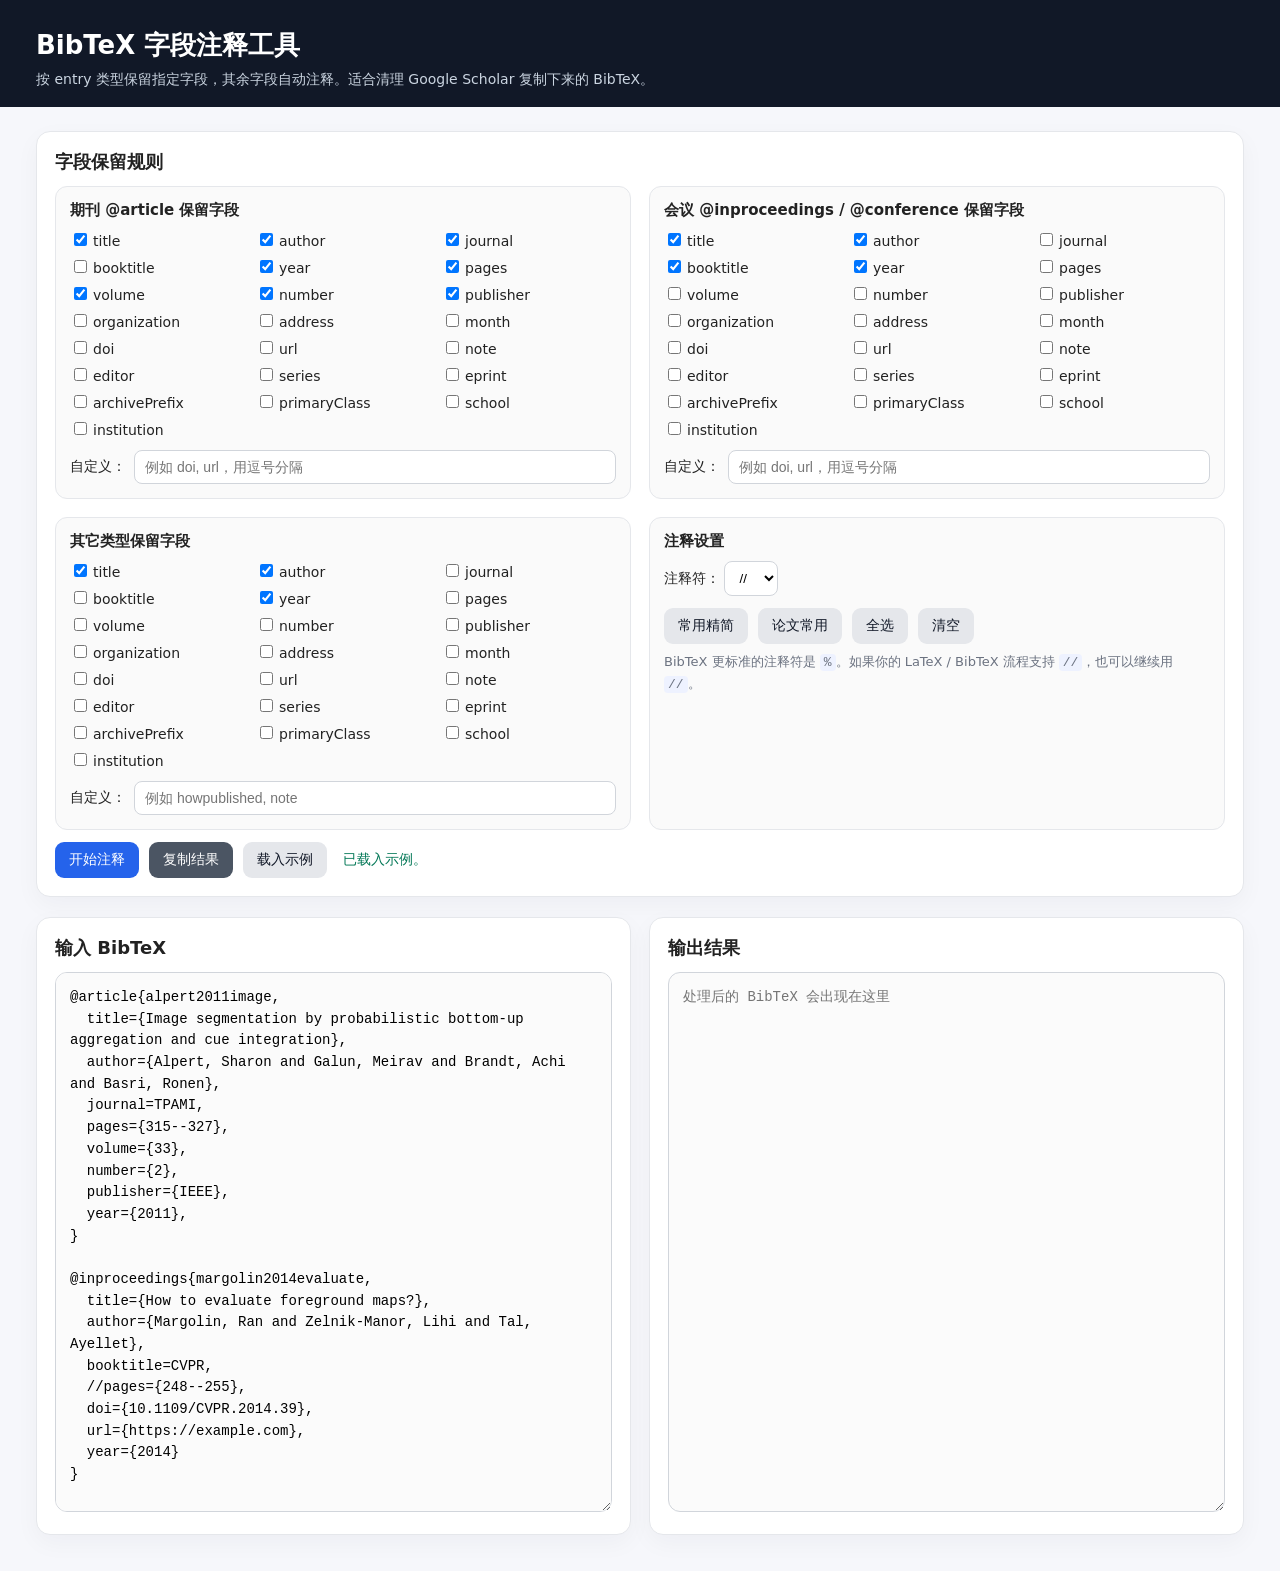
<file: tool/bibtex.html>
<!DOCTYPE html>
<html lang="zh-CN">
<head>
  <meta charset="UTF-8" />
  <title>BibTeX 字段注释工具</title>
  <style>
    * {
      box-sizing: border-box;
    }

    body {
      margin: 0;
      font-family: system-ui, -apple-system, BlinkMacSystemFont, "Segoe UI", sans-serif;
      background: #f6f7fb;
      color: #222;
    }

    header {
      padding: 28px 36px 18px;
      background: #111827;
      color: white;
    }

    header h1 {
      margin: 0 0 8px;
      font-size: 26px;
    }

    header p {
      margin: 0;
      color: #cbd5e1;
      font-size: 14px;
    }

    main {
      padding: 24px 36px 36px;
      display: grid;
      gap: 20px;
    }

    .panel {
      background: white;
      border: 1px solid #e5e7eb;
      border-radius: 14px;
      padding: 18px;
      box-shadow: 0 8px 24px rgba(15, 23, 42, 0.04);
    }

    .panel h2 {
      margin: 0 0 12px;
      font-size: 18px;
    }

    .config-grid {
      display: grid;
      grid-template-columns: 1fr 1fr;
      gap: 18px;
    }

    .field-group {
      border: 1px solid #e5e7eb;
      border-radius: 12px;
      padding: 14px;
      background: #fafafa;
    }

    .field-group h3 {
      margin: 0 0 10px;
      font-size: 15px;
    }

    .checkbox-grid {
      display: grid;
      grid-template-columns: repeat(auto-fill, minmax(130px, 1fr));
      gap: 8px 12px;
    }

    label {
      font-size: 14px;
      user-select: none;
    }

    input[type="checkbox"] {
      margin-right: 6px;
    }

    .custom-line {
      margin-top: 12px;
      display: flex;
      gap: 8px;
      align-items: center;
    }

    .custom-line input {
      flex: 1;
      padding: 8px 10px;
      border: 1px solid #d1d5db;
      border-radius: 8px;
      font-size: 14px;
    }

    .toolbar {
      display: flex;
      flex-wrap: wrap;
      gap: 10px;
      align-items: center;
      margin-top: 12px;
    }

    button {
      border: none;
      border-radius: 9px;
      padding: 9px 14px;
      background: #2563eb;
      color: white;
      font-size: 14px;
      cursor: pointer;
    }

    button.secondary {
      background: #4b5563;
    }

    button.light {
      background: #e5e7eb;
      color: #111827;
    }

    button:hover {
      opacity: 0.9;
    }

    select {
      padding: 8px 10px;
      border-radius: 8px;
      border: 1px solid #d1d5db;
      background: white;
    }

    .io-grid {
      display: grid;
      grid-template-columns: 1fr 1fr;
      gap: 18px;
    }

    textarea {
      width: 100%;
      height: 540px;
      resize: vertical;
      padding: 14px;
      border: 1px solid #d1d5db;
      border-radius: 12px;
      font-family: Consolas, Monaco, "Courier New", monospace;
      font-size: 14px;
      line-height: 1.55;
      background: #fbfbfb;
    }

    .hint {
      color: #6b7280;
      font-size: 13px;
      margin-top: 8px;
      line-height: 1.6;
    }

    .status {
      font-size: 14px;
      color: #047857;
      margin-left: 6px;
    }

    code {
      background: #eef2ff;
      padding: 1px 4px;
      border-radius: 4px;
    }

    @media (max-width: 900px) {
      .config-grid,
      .io-grid {
        grid-template-columns: 1fr;
      }

      main {
        padding: 18px;
      }

      header {
        padding: 22px 18px 16px;
      }
    }
  </style>
</head>

<body>
  <header>
    <h1>BibTeX 字段注释工具</h1>
    <p>按 entry 类型保留指定字段，其余字段自动注释。适合清理 Google Scholar 复制下来的 BibTeX。</p>
  </header>

  <main>
    <section class="panel">
      <h2>字段保留规则</h2>

      <div class="config-grid">
        <div class="field-group">
          <h3>期刊 @article 保留字段</h3>
          <div id="articleFields" class="checkbox-grid"></div>
          <div class="custom-line">
            <label>自定义：</label>
            <input id="articleCustom" placeholder="例如 doi, url，用逗号分隔" />
          </div>
        </div>

        <div class="field-group">
          <h3>会议 @inproceedings / @conference 保留字段</h3>
          <div id="conferenceFields" class="checkbox-grid"></div>
          <div class="custom-line">
            <label>自定义：</label>
            <input id="conferenceCustom" placeholder="例如 doi, url，用逗号分隔" />
          </div>
        </div>

        <div class="field-group">
          <h3>其它类型保留字段</h3>
          <div id="otherFields" class="checkbox-grid"></div>
          <div class="custom-line">
            <label>自定义：</label>
            <input id="otherCustom" placeholder="例如 howpublished, note" />
          </div>
        </div>

        <div class="field-group">
          <h3>注释设置</h3>

          <label>
            注释符：
            <select id="commentStyle">
              <option value="//">//</option>
              <option value="%">%</option>
            </select>
          </label>

          <div class="toolbar">
            <button class="light" onclick="setPreset('minimal')">常用精简</button>
            <button class="light" onclick="setPreset('paper')">论文常用</button>
            <button class="light" onclick="selectAllFields()">全选</button>
            <button class="light" onclick="clearAllFields()">清空</button>
          </div>

          <p class="hint">
            BibTeX 更标准的注释符是 <code>%</code>。如果你的 LaTeX / BibTeX 流程支持 <code>//</code>，也可以继续用 <code>//</code>。
          </p>
        </div>
      </div>

      <div class="toolbar">
        <button onclick="processBibtex()">开始注释</button>
        <button class="secondary" onclick="copyOutput()">复制结果</button>
        <button class="light" onclick="loadExample()">载入示例</button>
        <span id="status" class="status"></span>
      </div>
    </section>

    <section class="io-grid">
      <div class="panel">
        <h2>输入 BibTeX</h2>
        <textarea id="input" placeholder="把 Google Scholar 复制的 BibTeX 粘贴到这里"></textarea>
      </div>

      <div class="panel">
        <h2>输出结果</h2>
        <textarea id="output" placeholder="处理后的 BibTeX 会出现在这里"></textarea>
      </div>
    </section>
  </main>

  <script>
    const COMMON_FIELDS = [
      "title",
      "author",
      "journal",
      "booktitle",
      "year",
      "pages",
      "volume",
      "number",
      "publisher",
      "organization",
      "address",
      "month",
      "doi",
      "url",
      "note",
      "editor",
      "series",
      "eprint",
      "archivePrefix",
      "primaryClass",
      "school",
      "institution"
    ];

    const DEFAULTS = {
      article: ["title", "author", "journal", "publisher", "year", "volume", "number", "pages"],
      conference: ["title", "author", "booktitle", "year"],
      other: ["title", "author", "year"]
    };

    const PAPER_PRESET = {
      article: ["title", "author", "journal", "publisher", "year", "volume", "number", "pages"],
      conference: ["title", "author", "booktitle", "year"],
      other: ["title", "author", "year"]
    };

    function initFieldGroup(containerId, type) {
      const container = document.getElementById(containerId);
      container.innerHTML = "";

      COMMON_FIELDS.forEach(field => {
        const label = document.createElement("label");
        const checkbox = document.createElement("input");

        checkbox.type = "checkbox";
        checkbox.dataset.type = type;
        checkbox.value = field.toLowerCase();

        if (DEFAULTS[type].map(x => x.toLowerCase()).includes(field.toLowerCase())) {
          checkbox.checked = true;
        }

        label.appendChild(checkbox);
        label.appendChild(document.createTextNode(field));
        container.appendChild(label);
      });
    }

    function init() {
      initFieldGroup("articleFields", "article");
      initFieldGroup("conferenceFields", "conference");
      initFieldGroup("otherFields", "other");
      loadExample();
    }

    function getSelectedFields(type) {
      const checked = [...document.querySelectorAll(`input[data-type="${type}"]:checked`)]
        .map(x => x.value.toLowerCase());

      const customInput = document.getElementById(type + "Custom");
      const custom = customInput.value
        .split(",")
        .map(x => x.trim().toLowerCase())
        .filter(Boolean);

      return new Set([...checked, ...custom]);
    }

    function setPreset(name) {
      clearAllFields(false);

      const preset = name === "paper" ? PAPER_PRESET : DEFAULTS;

      for (const type of ["article", "conference", "other"]) {
        const fields = preset[type].map(x => x.toLowerCase());

        document.querySelectorAll(`input[data-type="${type}"]`).forEach(cb => {
          cb.checked = fields.includes(cb.value.toLowerCase());
        });
      }

      showStatus(name === "paper" ? "已切换到论文常用字段。" : "已切换到常用精简字段。");
    }

    function selectAllFields() {
      document.querySelectorAll('input[type="checkbox"]').forEach(cb => cb.checked = true);
      showStatus("已全选字段。");
    }

    function clearAllFields(show = true) {
      document.querySelectorAll('input[type="checkbox"]').forEach(cb => cb.checked = false);

      if (show) {
        showStatus("已清空字段选择。");
      }
    }

    function showStatus(text) {
      const status = document.getElementById("status");
      status.textContent = text;

      setTimeout(() => {
        status.textContent = "";
      }, 1800);
    }

    function loadExample() {
      document.getElementById("input").value =
`@article{alpert2011image,
  title={Image segmentation by probabilistic bottom-up aggregation and cue integration},
  author={Alpert, Sharon and Galun, Meirav and Brandt, Achi and Basri, Ronen},
  journal=TPAMI,
  pages={315--327},
  volume={33},
  number={2},
  publisher={IEEE},
  year={2011},
}

@inproceedings{margolin2014evaluate,
  title={How to evaluate foreground maps?},
  author={Margolin, Ran and Zelnik-Manor, Lihi and Tal, Ayellet},
  booktitle=CVPR,
  //pages={248--255},
  doi={10.1109/CVPR.2014.39},
  url={https://example.com},
  year={2014}
}

@inproceedings{ravi2024sam2,
  title={SAM 2: Segment Anything in Images and Videos},
  author={Ravi, Nikhila and Gabeur, Valentin and Hu, Yuan-Ting and Hu, Ronghang and Ryali, Chaitanya and Ma, Tengyu and Khedr, Haitham and R{\\"a}dle, Roman and Rolland, Chloe and Gustafson, Laura and Mintun, Eric and Pan, Junting and Alwala, Kalyan Vasudev and Carion, Nicolas and Wu, Chao-Yuan and Girshick, Ross and Doll{\\'a}r, Piotr and Feichtenhofer, Christoph},
  booktitle=ICLR,
  pages={1--20},
  year={2025}
}`;
      showStatus("已载入示例。");
    }

    function processBibtex() {
      const input = document.getElementById("input").value;
      const output = transformBibtex(input);
      document.getElementById("output").value = output;
      showStatus("处理完成。");
    }

    async function copyOutput() {
      const output = document.getElementById("output").value;

      if (!output.trim()) {
        showStatus("输出为空。");
        return;
      }

      try {
        await navigator.clipboard.writeText(output);
        showStatus("已复制到剪贴板。");
      } catch (e) {
        const textarea = document.getElementById("output");
        textarea.select();
        document.execCommand("copy");
        showStatus("已复制。");
      }
    }

    function transformBibtex(text) {
      let result = "";
      let pos = 0;

      while (pos < text.length) {
        const at = text.indexOf("@", pos);

        if (at === -1) {
          result += text.slice(pos);
          break;
        }

        result += text.slice(pos, at);

        const entryInfo = readBibEntry(text, at);

        if (!entryInfo) {
          result += text[at];
          pos = at + 1;
          continue;
        }

        result += processEntry(entryInfo.entry);
        pos = entryInfo.end;
      }

      return result;
    }

    function processEntry(entry) {
      const typeMatch = entry.match(/^(\s*@\s*([a-zA-Z]+)\s*[\{\(])/);

      if (!typeMatch) {
        return entry;
      }

      const entryType = typeMatch[2].toLowerCase();

      if (["string", "preamble", "comment"].includes(entryType)) {
        return entry;
      }

      const openIndex = entry.search(/[\{\(]/);
      const openChar = entry[openIndex];
      const closeChar = openChar === "{" ? "}" : ")";

      const closeIndex = findEntryCloseIndex(entry, openIndex, openChar, closeChar);

      if (closeIndex === -1) {
        return entry;
      }

      const beforeBody = entry.slice(0, openIndex + 1);
      const body = entry.slice(openIndex + 1, closeIndex);
      const afterBody = entry.slice(closeIndex);

      const firstComma = findTopLevelComma(body);

      if (firstComma === -1) {
        return entry;
      }

      const keyPart = body.slice(0, firstComma + 1);
      const fieldsPart = body.slice(firstComma + 1);

      let keepSet;

      if (entryType === "article") {
        keepSet = getSelectedFields("article");
      } else if (entryType === "inproceedings" || entryType === "conference") {
        keepSet = getSelectedFields("conference");
      } else {
        keepSet = getSelectedFields("other");
      }

      const segments = splitFields(fieldsPart);

      const newFields = segments.map(seg => {
        if (seg.type !== "field") {
          return seg.text;
        }

        const fieldName = seg.name.toLowerCase();

        if (keepSet.has(fieldName)) {
          return uncommentField(seg.text);
        } else {
          return commentField(seg.text);
        }
      }).join("");

      return beforeBody + keyPart + newFields + afterBody;
    }

    function readBibEntry(text, start) {
      const headerMatch = text.slice(start).match(/^@\s*([a-zA-Z]+)\s*[\{\(]/);

      if (!headerMatch) {
        return null;
      }

      const openIndex = start + headerMatch[0].length - 1;
      const openChar = text[openIndex];
      const closeChar = openChar === "{" ? "}" : ")";

      let depth = 1;
      let quote = false;

      for (let i = openIndex + 1; i < text.length; i++) {
        const ch = text[i];

        if (quote) {
          if (ch === '"' && !isEscaped(text, i)) {
            quote = false;
          }

          continue;
        }

        if (ch === '"' && !isEscaped(text, i)) {
          quote = true;
        } else if (ch === openChar && !isEscaped(text, i)) {
          depth++;
        } else if (ch === closeChar && !isEscaped(text, i)) {
          depth--;

          if (depth === 0) {
            return {
              entry: text.slice(start, i + 1),
              end: i + 1
            };
          }
        }
      }

      return {
        entry: text.slice(start),
        end: text.length
      };
    }

    function findEntryCloseIndex(entry, openIndex, openChar, closeChar) {
      let depth = 1;
      let quote = false;

      for (let i = openIndex + 1; i < entry.length; i++) {
        const ch = entry[i];

        if (quote) {
          if (ch === '"' && !isEscaped(entry, i)) {
            quote = false;
          }

          continue;
        }

        if (ch === '"' && !isEscaped(entry, i)) {
          quote = true;
        } else if (ch === openChar && !isEscaped(entry, i)) {
          depth++;
        } else if (ch === closeChar && !isEscaped(entry, i)) {
          depth--;

          if (depth === 0) {
            return i;
          }
        }
      }

      return -1;
    }

    function findTopLevelComma(body) {
      let depth = 0;
      let quote = false;

      for (let i = 0; i < body.length; i++) {
        const ch = body[i];

        if (quote) {
          if (ch === '"' && !isEscaped(body, i)) {
            quote = false;
          }

          continue;
        }

        if (ch === '"' && !isEscaped(body, i)) {
          quote = true;
        } else if ((ch === "{" || ch === "(") && !isEscaped(body, i)) {
          depth++;
        } else if ((ch === "}" || ch === ")") && !isEscaped(body, i)) {
          if (depth > 0) {
            depth--;
          }
        } else if (ch === "," && depth === 0) {
          return i;
        }
      }

      return -1;
    }

    function splitFields(text) {
      const segments = [];
      let pos = 0;

      while (pos < text.length) {
        const start = pos;

        while (pos < text.length && /\s/.test(text[pos])) {
          pos++;
        }

        if (pos >= text.length) {
          segments.push({
            type: "other",
            text: text.slice(start)
          });
          break;
        }

        let fieldStart = pos;
        let commentPrefixLength = 0;

        if (text.startsWith("//", fieldStart)) {
          commentPrefixLength = 2;
          fieldStart += 2;
        } else if (text.startsWith("%", fieldStart)) {
          commentPrefixLength = 1;
          fieldStart += 1;
        }

        while (fieldStart < text.length && /[ \t]/.test(text[fieldStart])) {
          fieldStart++;
        }

        const fieldMatch = text.slice(fieldStart).match(/^([a-zA-Z][a-zA-Z0-9_\-:]*)\s*=/);

        if (!fieldMatch) {
          if (commentPrefixLength > 0) {
            const lineEnd = text.indexOf("\n", pos);
            const end = lineEnd === -1 ? text.length : lineEnd + 1;

            segments.push({
              type: "other",
              text: text.slice(start, end)
            });

            pos = end;
            continue;
          }

          segments.push({
            type: "other",
            text: text.slice(start, pos + 1)
          });

          pos++;
          continue;
        }

        const fieldName = fieldMatch[1];
        const valueStart = fieldStart + fieldMatch[0].length;
        const fieldEnd = findFieldEnd(text, valueStart);

        segments.push({
          type: "field",
          name: fieldName,
          text: text.slice(start, fieldEnd)
        });

        pos = fieldEnd;
      }

      return segments;
    }

    function findFieldEnd(text, valueStart) {
      let depth = 0;
      let quote = false;

      for (let i = valueStart; i < text.length; i++) {
        const ch = text[i];

        if (quote) {
          if (ch === '"' && !isEscaped(text, i)) {
            quote = false;
          }

          continue;
        }

        if (ch === '"' && !isEscaped(text, i)) {
          quote = true;
        } else if ((ch === "{" || ch === "(") && !isEscaped(text, i)) {
          depth++;
        } else if ((ch === "}" || ch === ")") && !isEscaped(text, i)) {
          if (depth > 0) {
            depth--;
          }
        } else if (ch === "," && depth === 0) {
          return i + 1;
        }
      }

      return text.length;
    }

    function commentField(fieldText) {
      const style = document.getElementById("commentStyle").value;

      return fieldText.split("\n").map(line => {
        if (line.trim() === "") {
          return line;
        }

        const indentMatch = line.match(/^(\s*)/);
        const indent = indentMatch ? indentMatch[1] : "";
        const rest = line.slice(indent.length);

        if (rest.startsWith("//") || rest.startsWith("%")) {
          return line;
        }

        return indent + style + rest;
      }).join("\n");
    }

    function uncommentField(fieldText) {
      return fieldText.split("\n").map(line => {
        const indentMatch = line.match(/^(\s*)/);
        const indent = indentMatch ? indentMatch[1] : "";
        let rest = line.slice(indent.length);

        if (rest.startsWith("//")) {
          rest = rest.slice(2);

          if (rest.startsWith(" ")) {
            rest = rest.slice(1);
          }

          return indent + rest;
        }

        if (rest.startsWith("%")) {
          rest = rest.slice(1);

          if (rest.startsWith(" ")) {
            rest = rest.slice(1);
          }

          return indent + rest;
        }

        return line;
      }).join("\n");
    }

    function isEscaped(text, index) {
      let count = 0;

      for (let i = index - 1; i >= 0 && text[i] === "\\"; i--) {
        count++;
      }

      return count % 2 === 1;
    }

    init();
  </script>
</body>
</html>
</file>
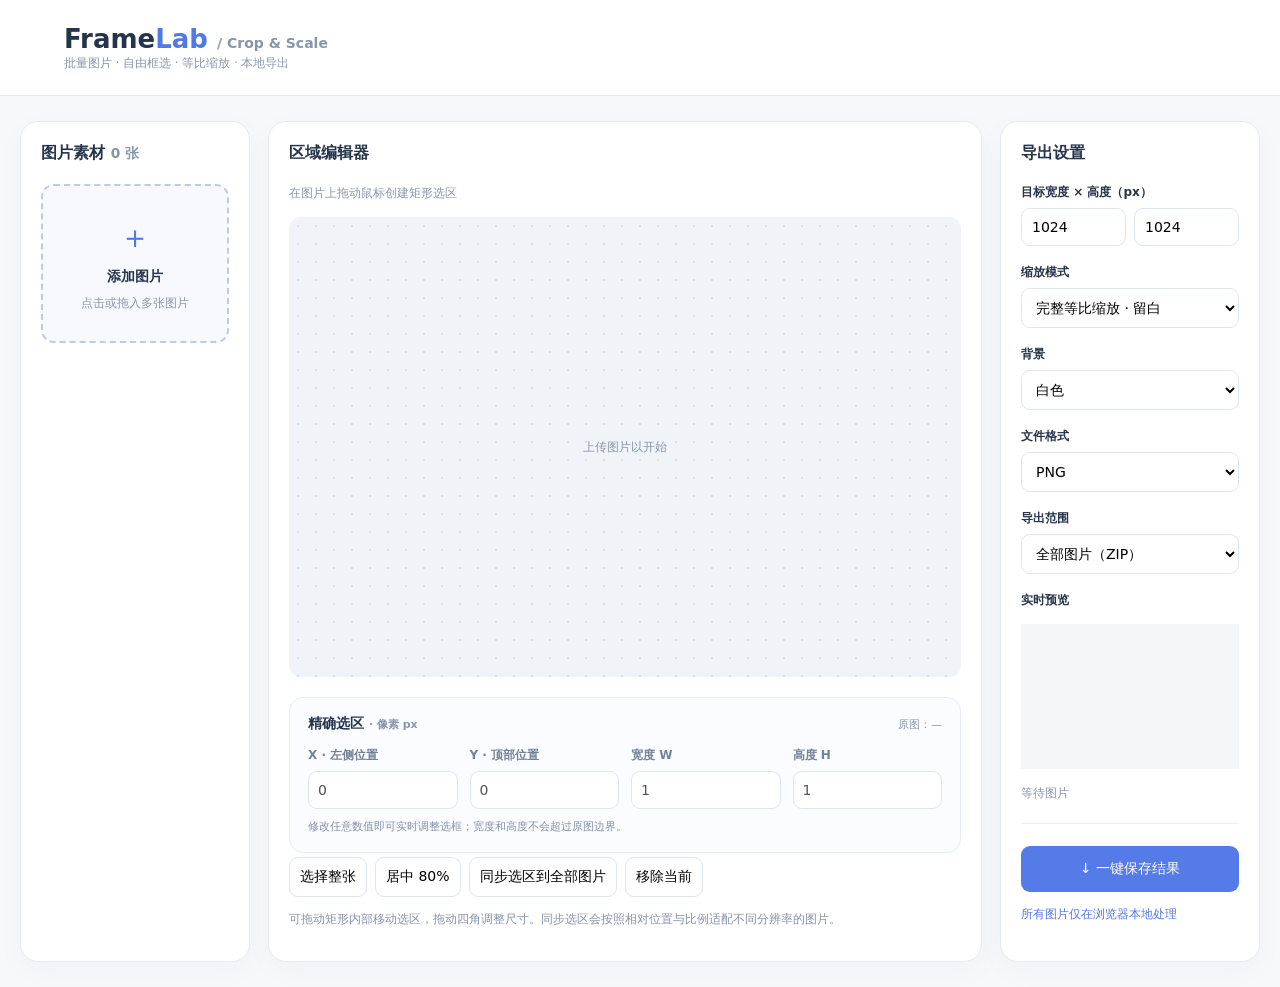
<file: tool/framelab.html>
<!doctype html><html lang="zh-CN"><meta charset="utf-8"><meta name="viewport" content="width=device-width,initial-scale=1"><title>FrameLab</title><style>body{margin:0;background:#f6f8fc;color:#26344b;font:14px system-ui}header{background:white;padding:24px 5%;border-bottom:1px solid #e5eaf2}h1{margin:0;font-size:26px}h1 span{color:#5278e8}small{color:#8996aa}.layout{display:grid;grid-template-columns:230px 1fr 260px;gap:18px;max-width:1400px;margin:25px auto;padding:0 20px}.panel{background:white;border:1px solid #e5eaf2;border-radius:18px;padding:20px;min-width:0;box-shadow:0 8px 30px #21344c08}h3{margin:0 0 20px}button,select,input{font:inherit;border:1px solid #dfe5ef;border-radius:9px;padding:10px;background:white;max-width:100%;box-sizing:border-box}button{cursor:pointer}button:hover{background:#edf2ff}.primary{background:#557be9;color:white;border:0;width:100%;padding:14px}.upload{display:block;text-align:center;padding:30px 8px;border:2px dashed #bdcbe7;border-radius:13px;cursor:pointer;background:#f7f9ff}.upload b{display:block;margin:8px}input[type=file]{display:none}.files{max-height:55vh;overflow:auto;margin-top:14px}.file{display:flex;gap:10px;align-items:center;padding:8px;border-radius:10px;cursor:pointer;font-size:12px;overflow:hidden}.file img{width:48px;height:42px;object-fit:cover;border-radius:6px}.file.active{background:#edf2ff}.file span{overflow:hidden;text-overflow:ellipsis;white-space:nowrap}.stage{min-height:570px}.canvasbox{height:460px;background-color:#f0f3f8;background-image:radial-gradient(#d6dfea 1px,transparent 1px);background-size:18px 18px;border-radius:12px;display:flex;align-items:center;justify-content:center;margin:16px 0;overflow:hidden;padding:15px;box-sizing:border-box}#canvas{max-width:100%;max-height:100%;touch-action:none;cursor:crosshair;box-shadow:0 12px 35px #24334b25}.buttons{display:flex;gap:8px;flex-wrap:wrap}label.field{display:block;font-weight:600;font-size:12px;margin:18px 0 7px}select{width:100%} .selection-tools{margin:20px 0 4px;padding:17px 18px 18px;border:1px solid #e7ecf5;border-radius:14px;background:#fbfcff}.selection-head{display:flex;justify-content:space-between;align-items:center;gap:12px;margin-bottom:14px}.selection-head strong{font-size:14px}.selection-head small{font-size:11px}.selection-grid{display:grid;grid-template-columns:repeat(4,minmax(0,1fr));gap:12px}.sel-field{display:flex;flex-direction:column;gap:7px;min-width:0}.sel-field span{color:#738199;font-size:12px;font-weight:600}.sel-field input{width:100%;min-width:0;padding:10px 9px;background:#fff;font-variant-numeric:tabular-nums}.selection-meta{margin-top:10px;color:#8390a5;font-size:11px}.selection-meta b{color:#526682;font-weight:600}@media(max-width:540px){.selection-grid{grid-template-columns:repeat(2,minmax(0,1fr))}} .size{display:flex;gap:8px}.size input{width:50%;min-width:0}#preview{display:block;max-width:100%;max-height:150px;margin:15px auto;background:#f4f6fa}p{font-size:12px;color:#8793a7;line-height:1.7}#status{color:#5278e8}@media(max-width:1000px){.layout{grid-template-columns:1fr}.stage{min-height:0}}</style><header><h1>Frame<span>Lab</span> <small style="font-size:14px">/ Crop & Scale</small></h1><small>批量图片 · 自由框选 · 等比缩放 · 本地导出</small></header><div class="layout"><section class="panel"><h3>图片素材 <small id="count">0 张</small></h3><label class="upload" id="drop"><span style="font-size:32px;color:#5278e8">＋</span><b>添加图片</b><small>点击或拖入多张图片</small><input id="upload" type="file" accept="image/*" multiple></label><div class="files" id="files"></div></section><section class="panel stage"><h3>区域编辑器</h3><small id="name">在图片上拖动鼠标创建矩形选区</small><div class="canvasbox"><canvas id="canvas" style="display:none"></canvas><small id="empty">上传图片以开始</small></div><div class="selection-tools"><div class="selection-head"><strong>精确选区 <small>· 像素 px</small></strong><small id="source-size">原图：—</small></div><div class="selection-grid"><label class="sel-field"><span>X · 左侧位置</span><input id="sel-x" type="number" min="0" step="1" value="0" aria-label="选区横坐标"></label><label class="sel-field"><span>Y · 顶部位置</span><input id="sel-y" type="number" min="0" step="1" value="0" aria-label="选区纵坐标"></label><label class="sel-field"><span>宽度 W</span><input id="sel-w" type="number" min="1" step="1" value="1" aria-label="选区宽度"></label><label class="sel-field"><span>高度 H</span><input id="sel-h" type="number" min="1" step="1" value="1" aria-label="选区高度"></label></div><div class="selection-meta">修改任意数值即可实时调整选框；宽度和高度不会超过原图边界。</div></div><div class="buttons"><button id="full">选择整张</button><button id="center">居中 80%</button><button id="apply">同步选区到全部图片</button><button id="remove">移除当前</button></div><p>可拖动矩形内部移动选区，拖动四角调整尺寸。同步选区会按照相对位置与比例适配不同分辨率的图片。</p></section><section class="panel"><h3>导出设置</h3><label class="field">目标宽度 × 高度（px）</label><div class="size"><input id="w" type="number" value="1024" min="1"><input id="h" type="number" value="1024" min="1"></div><label class="field">缩放模式</label><select id="mode"><option value="contain">完整等比缩放 · 留白</option><option value="cover">等比填满 · 裁切</option><option value="natural">按宽度等比缩放 · 高度自动</option></select><label class="field">背景</label><select id="bg"><option value="white">白色</option><option value="black">黑色</option><option value="transparent">透明</option></select><label class="field">文件格式</label><select id="format"><option value="image/png">PNG</option><option value="image/jpeg">JPG</option><option value="image/webp">WebP</option></select><label class="field">导出范围</label><select id="scope"><option value="all">全部图片（ZIP）</option><option value="current">当前图片</option></select><label class="field">实时预览</label><canvas id="preview" width="240" height="160"></canvas><small id="info">等待图片</small><hr style="border:0;border-top:1px solid #edf0f5;margin:22px 0"><button class="primary" id="export">↓ 一键保存结果</button><p id="status">所有图片仅在浏览器本地处理</p></section></div><script>
const $=x=>document.getElementById(x),cv=$('canvas'),cx=cv.getContext('2d'),pv=$('preview'),pc=pv.getContext('2d');let images=[],idx=-1,drag=null;const cur=()=>images[idx],clamp=(v,a,b)=>Math.max(a,Math.min(b,v));function add(fs){for(let f of fs){if(!f.type.startsWith('image/'))continue;let url=URL.createObjectURL(f),im=new Image;im.onload=()=>{images.push({f,url,im,r:{x:0,y:0,w:im.width,h:im.height}});if(idx<0)idx=0;render()};im.src=url}}$('upload').onchange=e=>{add(e.target.files);e.target.value=''};$('drop').ondragover=e=>e.preventDefault();$('drop').ondrop=e=>{e.preventDefault();add(e.dataTransfer.files)};function render(){let a=cur();$('count').textContent=images.length+' 张';$('files').replaceChildren();images.forEach((v,j)=>{let el=document.createElement('div');el.className='file'+(j===idx?' active':'');let img=document.createElement('img');img.src=v.url;let s=document.createElement('span');s.textContent=v.f.name;el.append(img,s);el.onclick=()=>{idx=j;render()};$('files').append(el)});cv.style.display=a?'block':'none';$('empty').style.display=a?'none':'block';$('name').textContent=a?a.f.name:'在图片上拖动鼠标创建矩形选区';if(a){let scale=Math.min(900/a.im.width,420/a.im.height,1);cv.width=Math.round(a.im.width*scale);cv.height=Math.round(a.im.height*scale);draw()}syncSelectionInputs();preview()}function syncSelectionInputs(){let a=cur(),ids=['sel-x','sel-y','sel-w','sel-h'];ids.forEach((id,i)=>{let el=$(id);el.disabled=!a;if(!a){el.value=i<2?'0':'1';return;}let key=['x','y','w','h'][i];if(document.activeElement!==el)el.value=Math.round(a.r[key]);let bound=key==='x'?a.im.width-a.r.w:key==='y'?a.im.height-a.r.h:key==='w'?a.im.width-a.r.x:a.im.height-a.r.y;el.max=Math.max(key==='w'||key==='h'?1:0,Math.floor(bound));});$('source-size').textContent=a?`原图：${a.im.width} × ${a.im.height} px`:'原图：—'}
['x','y','w','h'].forEach(key=>{$('sel-'+key).addEventListener('input',e=>{let a=cur();if(!a||e.target.value==='')return;let n=Number(e.target.value);if(!Number.isFinite(n))return;n=Math.round(n);let r=a.r;if(key==='x')r.x=clamp(n,0,Math.max(0,a.im.width-r.w));if(key==='y')r.y=clamp(n,0,Math.max(0,a.im.height-r.h));if(key==='w')r.w=clamp(n,1,Math.max(1,a.im.width-r.x));if(key==='h')r.h=clamp(n,1,Math.max(1,a.im.height-r.y));draw();preview();});$('sel-'+key).addEventListener('change',()=>syncSelectionInputs());$('sel-'+key).addEventListener('blur',()=>syncSelectionInputs());});
function corners(r){return [[r.x,r.y],[r.x+r.w,r.y],[r.x,r.y+r.h],[r.x+r.w,r.y+r.h]]}function draw(){let a=cur();if(!a)return;let sx=cv.width/a.im.width,sy=cv.height/a.im.height,r=a.r;cx.drawImage(a.im,0,0,cv.width,cv.height);cx.fillStyle='#0b1a3070';cx.fillRect(0,0,cv.width,cv.height);cx.drawImage(a.im,r.x,r.y,r.w,r.h,r.x*sx,r.y*sy,r.w*sx,r.h*sy);cx.strokeStyle='#fff';cx.lineWidth=2;cx.strokeRect(r.x*sx,r.y*sy,r.w*sx,r.h*sy);corners(r).forEach(([x,y])=>{cx.fillStyle='white';cx.fillRect(x*sx-5,y*sy-5,10,10);cx.strokeStyle='#5278e8';cx.strokeRect(x*sx-5,y*sy-5,10,10)});syncSelectionInputs()}function pt(e){let b=cv.getBoundingClientRect(),a=cur();return{x:clamp((e.clientX-b.left)/b.width*a.im.width,0,a.im.width),y:clamp((e.clientY-b.top)/b.height*a.im.height,0,a.im.height)}}cv.onpointerdown=e=>{let a=cur(),p=pt(e),r={...a.r},tol=12*a.im.width/cv.width,k=corners(r).findIndex(([x,y])=>Math.abs(x-p.x)<tol&&Math.abs(y-p.y)<tol);drag={p,r,k,kind:k>=0?'resize':p.x>=r.x&&p.x<=r.x+r.w&&p.y>=r.y&&p.y<=r.y+r.h?'move':'new'};cv.setPointerCapture(e.pointerId)};cv.onpointermove=e=>{if(!drag)return;let a=cur(),p=pt(e),d=drag,r,dx=p.x-d.p.x,dy=p.y-d.p.y;if(d.kind==='move')r={...d.r,x:clamp(d.r.x+dx,0,a.im.width-d.r.w),y:clamp(d.r.y+dy,0,a.im.height-d.r.h)};else{let q=d.kind==='new'?d.p:{x:corners(d.r)[3-d.k][0],y:corners(d.r)[3-d.k][1]};r={x:Math.min(q.x,p.x),y:Math.min(q.y,p.y),w:Math.abs(q.x-p.x),h:Math.abs(q.y-p.y)}}if(r.w>=2&&r.h>=2){a.r=r;draw();preview()}};cv.onpointerup=()=>drag=null;cv.onpointercancel=()=>drag=null;$('full').onclick=()=>{let a=cur();if(a){a.r={x:0,y:0,w:a.im.width,h:a.im.height};draw();preview()}};$('center').onclick=()=>{let a=cur();if(a){a.r={x:a.im.width*.1,y:a.im.height*.1,w:a.im.width*.8,h:a.im.height*.8};draw();preview()}};$('apply').onclick=()=>{let a=cur();if(!a)return;let r=a.r;images.forEach(v=>v.r={x:r.x/a.im.width*v.im.width,y:r.y/a.im.height*v.im.height,w:r.w/a.im.width*v.im.width,h:r.h/a.im.height*v.im.height});$('status').textContent='已同步选区到 '+images.length+' 张图片'};$('remove').onclick=()=>{if(!cur())return;URL.revokeObjectURL(cur().url);images.splice(idx,1);idx=images.length?Math.min(idx,images.length-1):-1;render()};function output(a,limit){let w=clamp(+$('w').value||1024,1,16000),h=clamp(+$('h').value||1024,1,16000),r=a.r,mode=$('mode').value;if(mode==='natural')h=Math.max(1,Math.round(w*r.h/r.w));if(limit){let s=Math.min(240/w,160/h,1);w=Math.max(1,Math.round(w*s));h=Math.max(1,Math.round(h*s))}let c=document.createElement('canvas');c.width=w;c.height=h;let x=c.getContext('2d');if($('bg').value!=='transparent'||$('format').value==='image/jpeg'){x.fillStyle=$('bg').value==='black'?'#000':'#fff';x.fillRect(0,0,w,h)}let s=mode==='cover'?Math.max(w/r.w,h/r.h):Math.min(w/r.w,h/r.h);x.drawImage(a.im,r.x,r.y,r.w,r.h,(w-r.w*s)/2,(h-r.h*s)/2,r.w*s,r.h*s);return c}function preview(){pc.clearRect(0,0,pv.width,pv.height);let a=cur();if(!a){$('info').textContent='等待图片';return}let c=output(a,true);pv.width=c.width;pv.height=c.height;pc.drawImage(c,0,0);$('info').textContent=`选区 ${Math.round(a.r.w)} × ${Math.round(a.r.h)} px · 输出 ${$('w').value} px 宽`;}['w','h','mode','bg','format'].forEach(id=>$(id).oninput=preview);function download(blob,name){let url=URL.createObjectURL(blob),link=document.createElement('a');link.href=url;link.download=name;link.click();setTimeout(()=>URL.revokeObjectURL(url),10000)}function blob(c){return new Promise(ok=>c.toBlob(ok,$('format').value,.95))}function ext(){return {'image/png':'png','image/jpeg':'jpg','image/webp':'webp'}[$('format').value]}function crc32(b){let c=-1;for(let v of b){c^=v;for(let j=0;j<8;j++)c=c>>>1^(c&1?0xedb88320:0)}return(c^-1)>>>0}function zip(files){let chunks=[],central=[],offset=0;const enc=new TextEncoder;function u16(v){return [v&255,v>>>8&255]}function u32(v){return [...u16(v&65535),...u16(v>>>16)]}for(let f of files){let name=enc.encode(f.name),data=f.data,crc=crc32(data),head=new Uint8Array([...u32(0x04034b50),...u16(20),...u16(0x800),...u16(0),...u16(0),...u16(0),...u32(crc),...u32(data.length),...u32(data.length),...u16(name.length),...u16(0),...name]);chunks.push(head,data);central.push(new Uint8Array([...u32(0x02014b50),...u16(20),...u16(20),...u16(0x800),...u16(0),...u16(0),...u16(0),...u32(crc),...u32(data.length),...u32(data.length),...u16(name.length),...u16(0),...u16(0),...u16(0),...u16(0),...u32(0),...u32(offset),...name]));offset+=head.length+data.length}let size=central.reduce((s,b)=>s+b.length,0);return new Blob([...chunks,...central,new Uint8Array([...u32(0x06054b50),...u16(0),...u16(0),...u16(files.length),...u16(files.length),...u32(size),...u32(offset),...u16(0)])],{type:'application/zip'})}$('export').onclick=async()=>{if(!cur())return alert('请先添加图片');let arr=$('scope').value==='current'?[cur()]:images,files=[];try{for(let j=0;j<arr.length;j++){let a=arr[j],b=await blob(output(a,false));if(!b)throw Error('图片生成失败');let name=a.f.name.replace(/\.[^.]+$/,'')+'_scaled.'+ext();files.push({name:(j+1)+'_'+name,data:new Uint8Array(await b.arrayBuffer())});$('status').textContent=`正在处理 ${j+1}/${arr.length}`}if(files.length===1)download(new Blob([files[0].data]),files[0].name);else download(zip(files),'FrameLab_Export.zip');$('status').textContent=`已完成 ${files.length} 张图片的导出`}catch(e){$('status').textContent='导出失败：'+e.message}};render();</script></html>
</file>
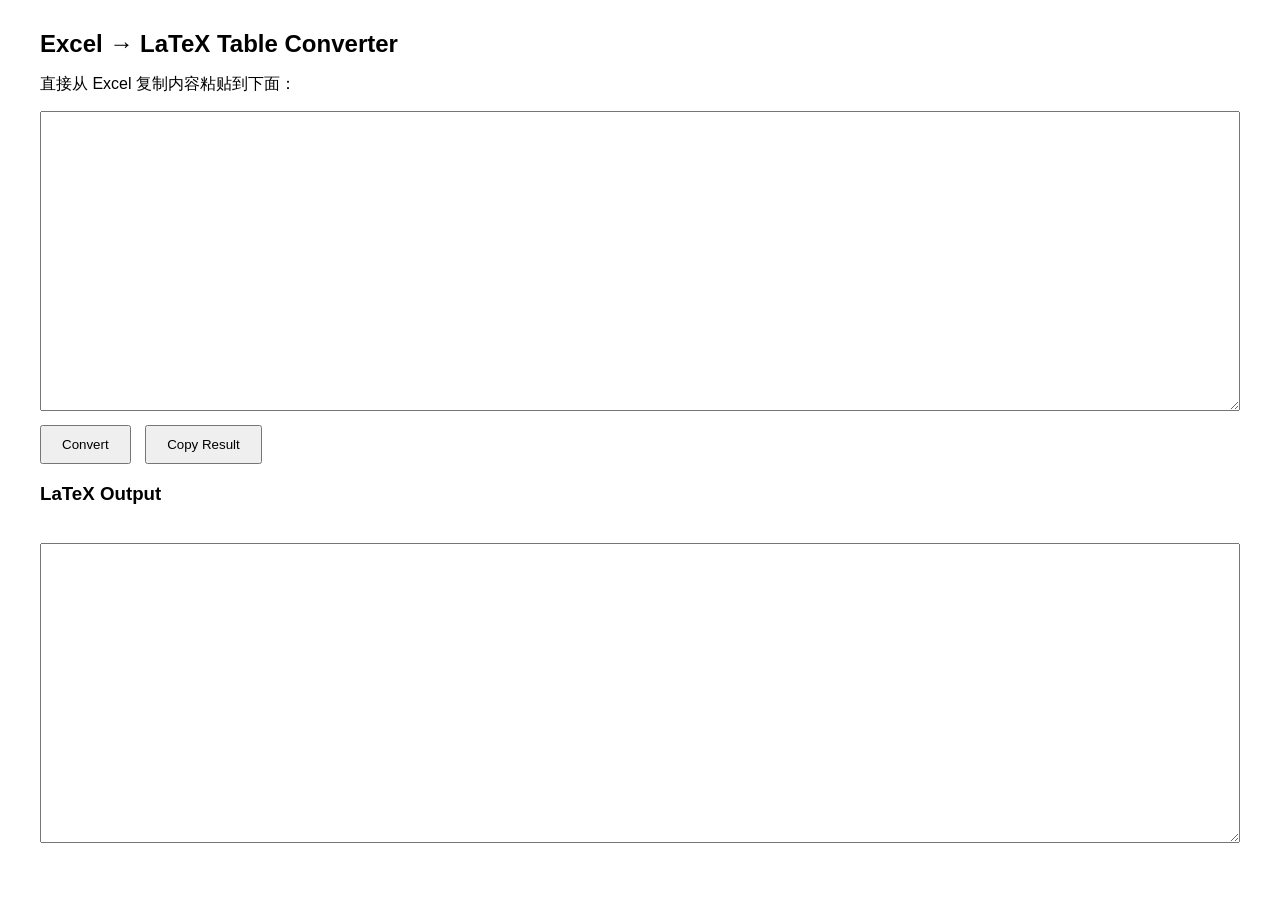
<file: tool/latex_table.html>
<!DOCTYPE html>
<html lang="en">
<head>
<meta charset="UTF-8">
<title>Excel → LaTeX Table</title>

<style>
body{
    max-width:1200px;
    margin:30px auto;
    font-family:Arial, sans-serif;
}

h2{
    margin-bottom:10px;
}

textarea{
    width:100%;
    height:300px;
    font-family:Consolas, monospace;
    font-size:14px;
    padding:10px;
    box-sizing:border-box;
}

button{
    margin-top:10px;
    margin-right:10px;
    padding:10px 20px;
    cursor:pointer;
}

#output{
    margin-top:20px;
}
</style>
</head>

<body>

<h2>Excel → LaTeX Table Converter</h2>

<p>
直接从 Excel 复制内容粘贴到下面：
</p>

<textarea id="input"></textarea>

<br>

<button onclick="convert()">Convert</button>
<button onclick="copyOutput()">Copy Result</button>

<h3>LaTeX Output</h3>

<textarea id="output"></textarea>

<script>

function convert() {

    const text = document.getElementById("input").value.trim();

    const lines = text.split(/\r?\n/);

    let result = [];

    lines.forEach(line => {

        const cols = line.split("\t");

        const latexLine =
            cols.map(v => v.trim())
                .join(" & ")
            + " \\\\";

        result.push(latexLine);
    });

    document.getElementById("output").value =
        result.join("\n");
}

function copyOutput() {

    const output =
        document.getElementById("output");

    output.select();
    document.execCommand("copy");

    alert("Copied!");
}

</script>

</body>
</html>
</file>
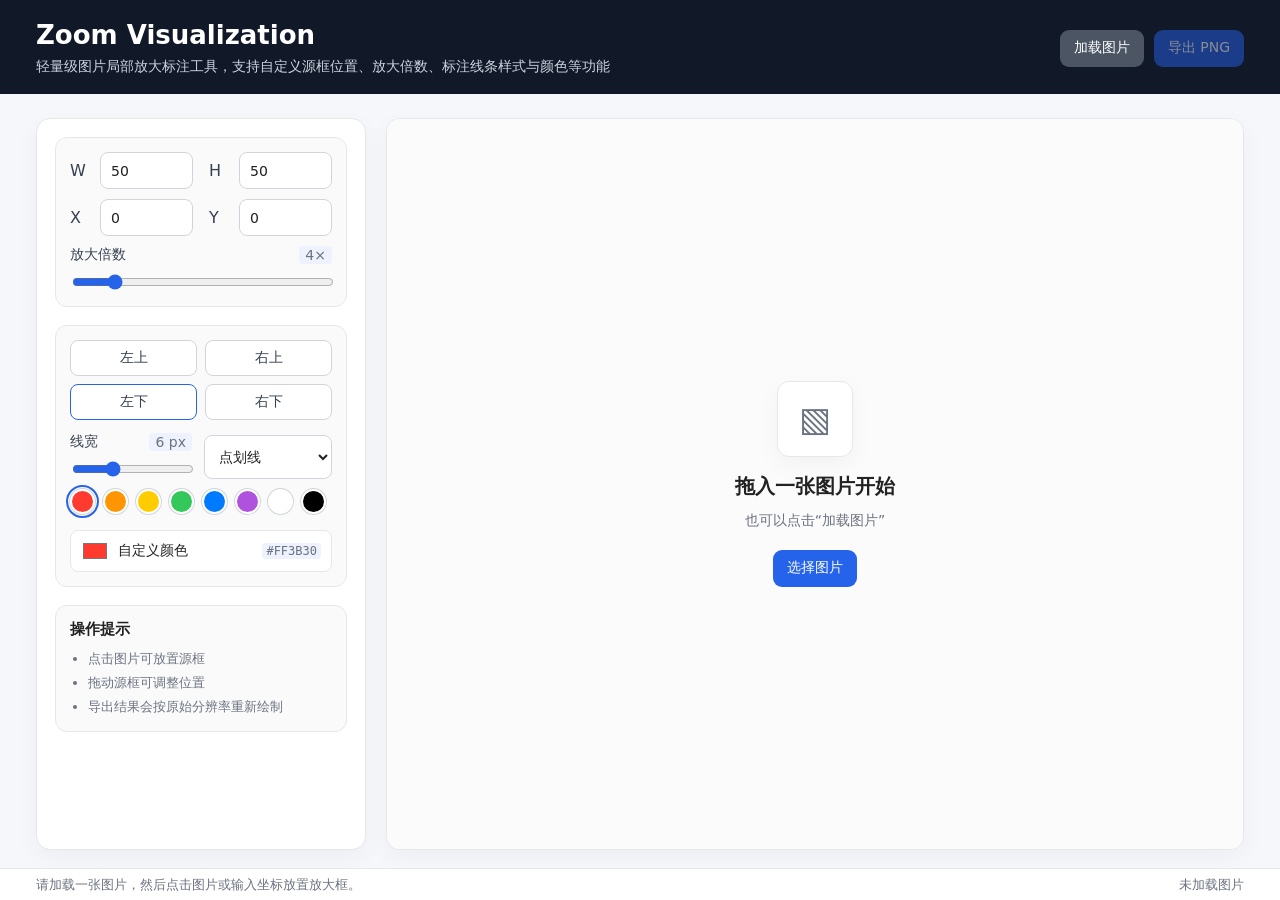
<file: tool/zoom_visualization.html>
<!doctype html>
<html lang="zh-CN">
<head>
  <meta charset="utf-8">
  <meta name="viewport" content="width=device-width, initial-scale=1">
  <meta name="color-scheme" content="light">
  <title>Zoom Visualization</title>
  <style>

* {
  box-sizing: border-box;
}

:root {
  --bg: #f6f7fb;
  --panel: #ffffff;
  --panel-soft: #fafafa;
  --border: #e5e7eb;
  --border-strong: #d1d5db;
  --header: #111827;
  --header-muted: #cbd5e1;
  --text: #222222;
  --subtle: #374151;
  --muted: #6b7280;
  --primary: #2563eb;
  --primary-hover: #1d4ed8;
  --secondary: #4b5563;
  --light-button: #e5e7eb;
  --light-button-hover: #d1d5db;
  --success: #047857;
  --radius-lg: 14px;
  --radius-md: 12px;
  --radius-sm: 9px;
  --shadow: 0 8px 24px rgba(15, 23, 42, 0.04);
  font-family: system-ui, -apple-system, BlinkMacSystemFont, "Segoe UI", "PingFang SC", "Microsoft YaHei", sans-serif;
}

html, body {
  height: 100%;
}

body {
  margin: 0;
  min-width: 320px;
  background: var(--bg);
  color: var(--text);
  overflow: hidden;
}

button, input, select {
  font: inherit;
}

button, label[for] {
  -webkit-tap-highlight-color: transparent;
}

.app-shell {
  height: 100dvh;
  display: grid;
  grid-template-rows: auto minmax(0, 1fr) auto;
}

.topbar {
  min-height: 76px;
  display: flex;
  align-items: center;
  justify-content: space-between;
  gap: 18px;
  padding: 20px 36px 18px;
  background: var(--header);
  color: #ffffff;
  z-index: 3;
}

.brand {
  display: flex;
  align-items: center;
  gap: 12px;
  min-width: 0;
}

.brand-mark {
  width: 40px;
  height: 40px;
  display: grid;
  place-items: center;
  flex: 0 0 auto;
  border-radius: 12px;
  background: rgba(255,255,255,0.10);
  border: 1px solid rgba(255,255,255,0.14);
  color: #ffffff;
  font-size: 23px;
  line-height: 1;
}

.brand h1 {
  margin: 0 0 8px;
  font-size: 26px;
  letter-spacing: 0;
  font-weight: 700;
}

.brand p {
  margin: 0;
  color: var(--header-muted);
  font-size: 14px;
}

.top-actions {
  display: flex;
  gap: 10px;
  align-items: center;
}

.button {
  min-height: 37px;
  border: none;
  border-radius: var(--radius-sm);
  padding: 9px 14px;
  display: inline-flex;
  align-items: center;
  justify-content: center;
  gap: 7px;
  color: #ffffff;
  cursor: pointer;
  text-decoration: none;
  font-size: 14px;
  font-weight: 500;
  transition: opacity 120ms ease, background 120ms ease;
  user-select: none;
}

.button:hover:not(:disabled) {
  opacity: 0.9;
}

.button:disabled {
  cursor: not-allowed;
  opacity: 0.5;
}

.button-primary {
  background: var(--primary);
}

.button-primary:hover:not(:disabled) {
  background: var(--primary-hover);
}

.button-secondary {
  background: var(--secondary);
}

.button-wide {
  width: 100%;
  min-height: 40px;
  margin-top: 12px;
  background: var(--primary);
}

.range-action-row {
  display: grid;
  grid-template-columns: minmax(0, 1fr);
  gap: 12px;
  align-items: end;
}

.range-control-block {
  display: grid;
  gap: 8px;
  min-width: 0;
}

.button-inline {
  min-width: 60px;
  min-height: 44px;
  padding: 9px 14px;
  white-space: nowrap;
  flex-shrink: 0;
  align-self: end;
  margin-bottom: 0;
}

.line-control-row {
  display: grid;
  grid-template-columns: minmax(0, 1fr) 128px;
  gap: 12px;
  align-items: end;
}

.style-select-block {
  display: grid;
  gap: 8px;
  width: 128px;
  min-width: 0;
}

.style-select-block > span {
  min-height: 22px;
  display: flex;
  align-items: center;
  color: var(--subtle);
  font-size: 14px;
  user-select: none;
}

.line-style-select {
  width: 128px;
  min-height: 44px;
}

.workspace {
  min-height: 0;
  display: grid;
  grid-template-columns: 330px minmax(0, 1fr);
  gap: 20px;
  padding: 24px 36px 18px;
  background: var(--bg);
}

.control-panel {
  min-height: 0;
  overflow-y: auto;
  padding: 18px;
  border: 1px solid var(--border);
  border-radius: var(--radius-lg);
  background: var(--panel);
  box-shadow: var(--shadow);
  scrollbar-width: none;
}

.control-panel::-webkit-scrollbar {
  width: 0;
  height: 0;
  display: none;
}

.control-panel::before {
  display: none;
}

.control-layout {
  display: grid;
  gap: 18px;
}

.panel-section {
  padding: 14px;
  border: 1px solid var(--border);
  border-radius: var(--radius-md);
  background: var(--panel-soft);
}

.panel-section.hero {
  padding: 14px;
  background: var(--panel-soft);
}

.toolbar-hero {
  display: flex;
  align-items: flex-start;
  justify-content: space-between;
  gap: 12px;
  margin-bottom: 12px;
}

.hero-text h2,
.section-heading h2,
.panel-note h2 {
  margin: 0 0 10px;
  font-size: 15px;
  font-weight: 700;
  letter-spacing: 0;
  color: var(--text);
}

.hero-text p,
.panel-note p {
  margin: 0;
  color: var(--muted);
  font-size: 13px;
  line-height: 1.6;
}

.hero-badge {
  flex: 0 0 auto;
  display: inline-flex;
  align-items: center;
  gap: 6px;
  padding: 4px 8px;
  border: 1px solid var(--border);
  border-radius: 999px;
  color: var(--muted);
  background: #ffffff;
  font-size: 12px;
}

.hero-badge::before {
  content: "";
  width: 7px;
  height: 7px;
  border-radius: 999px;
  background: var(--success);
}

.stats-grid {
  display: grid;
  grid-template-columns: repeat(3, minmax(0, 1fr));
  gap: 8px 12px;
}

.stat-chip {
  padding: 10px;
  border: 1px solid var(--border);
  border-radius: 10px;
  background: #ffffff;
}

.stat-chip strong {
  display: block;
  font-size: 13px;
  color: var(--subtle);
  margin-bottom: 4px;
  white-space: nowrap;
}

.stat-chip span {
  display: block;
  color: var(--muted);
  font-size: 12px;
  white-space: nowrap;
}

.section-heading {
  display: flex;
  align-items: baseline;
  justify-content: space-between;
  gap: 12px;
  margin-bottom: 10px;
}

.section-heading h2 {
  margin-bottom: 0;
}

.section-heading span {
  color: var(--muted);
  font-size: 12px;
}

.field {
  display: grid;
  gap: 6px;
  margin-bottom: 10px;
}

.field:last-child {
  margin-bottom: 0;
}

.field > span,
.mini-field > span {
  color: var(--subtle);
  font-size: 14px;
  user-select: none;
  display: flex;
  justify-content: space-between;
  align-items: center;
  gap: 8px;
}

.field output {
  color: var(--muted);
  font-variant-numeric: tabular-nums;
}

.compact-grid,
.field-grid {
  display: grid;
  gap: 10px;
}

.compact-grid-2,
.field-grid-2 {
  grid-template-columns: repeat(2, minmax(0, 1fr));
  align-items: start;
}

.compact-grid > .mini-field,
.field-grid > .field {
  margin: 0;
  min-width: 0;
  align-self: start;
}

.mini-field {
  display: grid;
  gap: 6px;
  min-width: 0;
}

.inline-geometry-grid {
  display: grid;
  grid-template-columns: repeat(2, minmax(0, 1fr));
  gap: 10px 16px;
}

.inline-param {
  display: grid;
  grid-template-columns: 22px minmax(0, 1fr);
  align-items: center;
  gap: 8px;
  min-width: 0;
}

.inline-param span {
  color: var(--subtle);
  font-size: 16px;
  line-height: 1;
  user-select: none;
}

.inline-param input {
  width: 100%;
}

input[type="number"],
select {
  width: 100%;
  min-height: 37px;
  padding: 8px 10px;
  border: 1px solid var(--border-strong);
  border-radius: 8px;
  background: #ffffff;
  color: var(--text);
  outline: none;
  font-size: 14px;
  font-variant-numeric: tabular-nums;
}

input[type="number"]:focus,
select:focus {
  border-color: var(--primary);
  box-shadow: 0 0 0 3px rgba(37, 99, 235, 0.12);
}

.range-wrap {
  display: grid;
  gap: 8px;
}

.range-meta {
  display: flex;
  justify-content: space-between;
  align-items: center;
  color: var(--subtle);
  font-size: 14px;
}

.range-value {
  color: var(--muted);
  padding: 1px 6px;
  border-radius: 4px;
  background: #eef2ff;
  font-variant-numeric: tabular-nums;
}

.range {
  width: 100%;
  accent-color: var(--primary);
  cursor: pointer;
}

.segmented {
  display: grid;
  gap: 8px;
}

.segmented-2 {
  grid-template-columns: repeat(2, minmax(0, 1fr));
}

.segmented label {
  position: relative;
  cursor: pointer;
}

.segmented input {
  position: absolute;
  opacity: 0;
  pointer-events: none;
}

.segmented span {
  min-height: 36px;
  display: grid;
  place-items: center;
  padding: 8px 10px;
  border: 1px solid var(--border-strong);
  border-radius: 8px;
  background: #ffffff;
  color: var(--subtle);
  font-size: 14px;
  transition: background 120ms ease, color 120ms ease, border-color 120ms ease;
}

.segmented span:hover {
  background: #f3f4f6;
}

.segmented input:checked + span {
  border-color: var(--primary);
  background: #ffffff;
  color: var(--subtle);
}

.color-palette {
  display: flex;
  flex-wrap: wrap;
  gap: 8px;
}

.color-swatch {
  width: 25px;
  height: 25px;
  padding: 0;
  border: 2px solid #ffffff;
  border-radius: 50%;
  cursor: pointer;
  box-shadow: 0 0 0 1px var(--border-strong);
}

.color-swatch[aria-pressed="true"] {
  outline: 2px solid var(--primary);
  outline-offset: 2px;
}

.custom-color {
  margin-top: 10px;
  min-height: 38px;
  display: grid;
  grid-template-columns: 28px 1fr auto;
  align-items: center;
  gap: 9px;
  padding: 8px 10px;
  border: 1px solid var(--border);
  border-radius: 8px;
  background: #ffffff;
  cursor: pointer;
  font-size: 14px;
}

.custom-color input {
  width: 28px;
  height: 24px;
  padding: 0;
  border: 0;
  background: none;
  cursor: pointer;
}

.custom-color code {
  color: var(--muted);
  font-size: 12px;
  background: #eef2ff;
  padding: 1px 4px;
  border-radius: 4px;
}

.inline-dual {
  display: grid;
  grid-template-columns: minmax(0, 1fr) 112px;
  gap: 10px;
  align-items: end;
}

.panel-note {
  background: var(--panel-soft);
}

.tip-list {
  margin: 7px 0 0;
  padding-left: 18px;
  color: var(--muted);
  font-size: 13px;
  line-height: 1.6;
}

.tip-list li + li {
  margin-top: 3px;
}

.canvas-stage {
  position: relative;
  min-width: 0;
  min-height: 0;
  overflow: hidden;
  border: 1px solid var(--border);
  border-radius: var(--radius-lg);
  background: var(--panel);
  box-shadow: var(--shadow);
}

#previewCanvas {
  width: 100%;
  height: 100%;
  display: block;
  touch-action: none;
  cursor: crosshair;
}

.empty-state {
  position: absolute;
  inset: 0;
  display: grid;
  place-content: center;
  justify-items: center;
  text-align: center;
  padding: 30px;
  pointer-events: none;
  background: #fbfbfb;
}

.empty-state > * {
  pointer-events: auto;
}

.empty-icon {
  width: 76px;
  height: 76px;
  display: grid;
  place-items: center;
  margin-bottom: 16px;
  border: 1px solid var(--border);
  border-radius: var(--radius-md);
  background: #ffffff;
  color: var(--muted);
  font-size: 34px;
  box-shadow: var(--shadow);
}

.empty-state h2 {
  margin: 0;
  font-size: 20px;
  font-weight: 700;
  color: var(--text);
}

.empty-state p {
  max-width: 420px;
  margin: 9px 0 18px;
  color: var(--muted);
  font-size: 14px;
  line-height: 1.6;
}

.empty-state[hidden],
.drop-overlay[hidden] {
  display: none;
}

.drop-overlay {
  position: absolute;
  inset: 14px;
  display: grid;
  place-items: center;
  border: 2px dashed var(--primary);
  border-radius: var(--radius-lg);
  background: rgba(37, 99, 235, 0.08);
  color: var(--primary);
  z-index: 4;
  pointer-events: none;
}

.statusbar {
  min-height: 32px;
  display: flex;
  align-items: center;
  justify-content: space-between;
  gap: 20px;
  padding: 6px 36px;
  border-top: 1px solid var(--border);
  background: #ffffff;
  color: var(--muted);
  font-size: 13px;
  font-variant-numeric: tabular-nums;
}

.statusbar span {
  white-space: nowrap;
  overflow: hidden;
  text-overflow: ellipsis;
}

#imageMeta {
  flex: 0 0 auto;
}

#lineStyle {
  font-size: 14px;
}

@media (max-width: 980px) {
  .workspace {
    grid-template-columns: 300px minmax(0, 1fr);
    padding: 18px;
  }

  .stats-grid {
    grid-template-columns: repeat(2, minmax(0, 1fr));
  }
}

@media (max-width: 820px) {
  body {
    overflow: auto;
  }

  .app-shell {
    min-height: 100dvh;
    height: auto;
    grid-template-rows: auto auto auto;
  }

  .topbar {
    position: sticky;
    top: 0;
    padding: 28px 18px 16px;
  }

  .brand p {
    display: none;
  }

  .workspace {
    grid-template-columns: 1fr;
    padding: 18px;
  }

  .control-panel {
    overflow: visible;
  }

  .canvas-stage {
    min-height: 60dvh;
  }

  .statusbar {
    position: sticky;
    bottom: 0;
    padding: 6px 18px;
  }
}

@media (max-width: 520px) {
  .topbar {
    align-items: flex-start;
  }

  .brand-mark {
    width: 38px;
    height: 38px;
    border-radius: 10px;
    font-size: 22px;
  }

  .brand h1 {
    font-size: 18px;
  }

  .top-actions {
    flex-direction: column;
    width: 118px;
  }

  .button {
    min-height: 34px;
    padding: 7px 10px;
    font-size: 12px;
  }

  .stats-grid,
  .compact-grid-2,
  .field-grid-2,
  .segmented-2,
  .inline-dual,
  .range-action-row,
  .line-control-row,
  .inline-geometry-grid {
    grid-template-columns: 1fr;
  }

  .button-inline,
  .style-select-block,
  .line-style-select {
    width: 100%;
    min-width: 0;
  }

  .statusbar {
    display: block;
    line-height: 1.5;
  }

  #imageMeta {
    display: none;
  }
}

</style>
</head>
<body>
  <main class="app-shell">
    <header class="topbar">
      <div class="brand">
        <!-- <div class="brand-mark" aria-hidden="true">⌕</div> -->
        <div>
          <h1>Zoom Visualization</h1>
          <p>轻量级图片局部放大标注工具，支持自定义源框位置、放大倍数、标注线条样式与颜色等功能</p>
        </div>
      </div>
      <div class="top-actions">
        <label class="button button-secondary" for="imageInput">加载图片</label>
        <input id="imageInput" type="file" accept="image/png,image/jpeg,image/webp,image/bmp,image/tiff" hidden>
        <button id="exportButton" class="button button-primary" type="button" disabled>导出 PNG</button>
      </div>
    </header>

    <section class="workspace">
      <aside class="control-panel" aria-label="标注参数">
        <div class="control-layout">

          <section class="panel-section">
            <!-- <div class="section-heading">
              <h2>几何控制</h2>
            </div> -->
            <div class="inline-geometry-grid">
              <label class="inline-param">
                <span>W</span>
                <input id="boxWidth" type="number" min="10" max="2000" step="1" value="50">
              </label>
              <label class="inline-param">
                <span>H</span>
                <input id="boxHeight" type="number" min="10" max="2000" step="1" value="50">
              </label>
              <label class="inline-param">
                <span>X</span>
                <input id="coordX" type="number" step="1" value="0">
              </label>
              <label class="inline-param">
                <span>Y</span>
                <input id="coordY" type="number" step="1" value="0">
              </label>
            </div>
            <div class="field" style="margin-top: 10px;">
              <div class="range-action-row">
                <div class="range-control-block">
                  <div class="range-meta">
                    <span>放大倍数</span>
                    <output id="zoomFactorOutput" class="range-value">4×</output>
                  </div>
                  <input id="zoomFactor" class="range" type="range" min="2" max="16" step="1" value="4">
                </div>
              </div>
            </div>
          </section>

          <section class="panel-section">
            <!-- <div class="section-heading">
              <h2>布局与连线</h2>
            </div> -->
            <div class="field">
              <!-- <span>放大框位置</span> -->
              <div class="segmented segmented-2" role="radiogroup" aria-label="放大框位置">
                <label><input type="radio" name="zoomCorner" value="TL"><span>左上</span></label>
                <label><input type="radio" name="zoomCorner" value="TR"><span>右上</span></label>
                <label><input type="radio" name="zoomCorner" value="BL" checked><span>左下</span></label>
                <label><input type="radio" name="zoomCorner" value="BR"><span>右下</span></label>
              </div>
            </div>
            <div class="line-control-row" style="padding-top: 3px;">
              <div class="range-control-block">
                <div class="range-meta">
                  <span>线宽</span>
                  <output id="lineWidthOutput" class="range-value">6 px</output>
                </div>
                <input id="lineWidth" class="range" type="range" min="2" max="15" step="1" value="6">
              </div>
              <label class="style-select-block">
                <select id="lineStyle" class="line-style-select">
                  <option value="solid">实线</option>
                  <option value="dashed">虚线</option>
                  <option value="dotted">点线</option>
                  <option value="dash_dot" selected>点划线</option>
                  <option value="arrow">双向箭头</option>
                  <option value="double">双线</option>
                </select>
              </label>
            </div>
            <div class="field" style="padding-top: 10px;">
              <!-- <span>颜色</span> -->
              <div id="colorPalette" class="color-palette" aria-label="预设颜色"></div>
              <label class="custom-color">
                <input id="lineColor" type="color" value="#ff3b30">
                <span>自定义颜色</span>
                <code id="colorCode">#FF3B30</code>
              </label>
            </div>
          </section>

          <section class="panel-section panel-note">
            <h2>操作提示</h2>
            <ul class="tip-list">
              <li>点击图片可放置源框</li>
              <li>拖动源框可调整位置</li>
              <li>导出结果会按原始分辨率重新绘制</li>
            </ul>
          </section>
        </div>
      </aside>

      <section id="canvasStage" class="canvas-stage" aria-label="图片预览区">
        <canvas id="previewCanvas"></canvas>
        <div id="emptyState" class="empty-state">
          <div class="empty-icon" aria-hidden="true">▧</div>
          <h2>拖入一张图片开始</h2>
          <p>也可以点击“加载图片”</p>
          <label class="button button-primary" for="imageInput">选择图片</label>
        </div>
        <div id="dropOverlay" class="drop-overlay" hidden>
          <strong>松开以加载图片</strong>
        </div>
      </section>
    </section>

    <footer class="statusbar">
      <span id="statusText">请加载一张图片，然后点击图片或输入坐标放置放大框。</span>
      <span id="imageMeta">未加载图片</span>
    </footer>
  </main>

  <script>
(function (root, factory) {
  const api = factory();
  if (typeof module === 'object' && module.exports) module.exports = api;
  if (root) root.ZoomCore = api;
})(typeof globalThis !== 'undefined' ? globalThis : this, function () {
  'use strict';

  function clamp(value, min, max) {
    if (max < min) return min;
    return Math.max(min, Math.min(max, value));
  }

  function clampSourceBox(box, imageWidth, imageHeight) {
    const width = clamp(Math.round(Number(box.width) || 1), 1, imageWidth);
    const height = clamp(Math.round(Number(box.height) || 1), 1, imageHeight);
    const x = clamp(Math.round(Number(box.x) || 0), 0, imageWidth - width);
    const y = clamp(Math.round(Number(box.y) || 0), 0, imageHeight - height);
    return { x, y, width, height };
  }

  function computeZoomBox(corner, imageWidth, imageHeight, zoomWidth, zoomHeight, pad) {
    const safePad = Math.max(0, Number(pad) || 0);
    const width = Math.max(1, Number(zoomWidth) || 1);
    const height = Math.max(1, Number(zoomHeight) || 1);
    const right = imageWidth - width - safePad;
    const bottom = imageHeight - height - safePad;

    switch (corner) {
      case 'TL': return { x: safePad, y: safePad, width, height };
      case 'TR': return { x: right, y: safePad, width, height };
      case 'BR': return { x: right, y: bottom, width, height };
      case 'BL':
      default: return { x: safePad, y: bottom, width, height };
    }
  }

  function getConnectionPoints(corner, source, zoom) {
    if (corner === 'TL' || corner === 'BR') {
      return [
        [
          { x: source.x + source.width, y: source.y },
          { x: zoom.x + zoom.width, y: zoom.y },
        ],
        [
          { x: source.x, y: source.y + source.height },
          { x: zoom.x, y: zoom.y + zoom.height },
        ],
      ];
    }

    return [
      [
        { x: source.x, y: source.y },
        { x: zoom.x, y: zoom.y },
      ],
      [
        { x: source.x + source.width, y: source.y + source.height },
        { x: zoom.x + zoom.width, y: zoom.y + zoom.height },
      ],
    ];
  }

  function getLinePattern(style, width) {
    const w = Math.max(1, Number(width) || 1);
    switch (style) {
      case 'dashed': return [Math.max(12, w * 5), Math.max(6, w * 3)];
      case 'dotted': return [Math.max(2, w), Math.max(5, w * 3)];
      case 'dash_dot': return [Math.max(14, w * 6), Math.max(5, w * 2), Math.max(2, w), Math.max(5, w * 2)];
      default: return [];
    }
  }

  return {
    clamp,
    clampSourceBox,
    computeZoomBox,
    getConnectionPoints,
    getLinePattern,
  };
});

</script>
  <script>
(() => {
  'use strict';

  const {
    clamp,
    clampSourceBox,
    computeZoomBox,
    getConnectionPoints,
    getLinePattern,
  } = window.ZoomCore;

  const PAD = 12;
  const COLORS = ['#FF3B30', '#FF9500', '#FFCC00', '#34C759', '#007AFF', '#AF52DE', '#FFFFFF', '#000000'];

  const elements = {
    imageInput: document.querySelector('#imageInput'),
    exportButton: document.querySelector('#exportButton'),
    boxWidth: document.querySelector('#boxWidth'),
    boxHeight: document.querySelector('#boxHeight'),
    zoomFactor: document.querySelector('#zoomFactor'),
    zoomFactorOutput: document.querySelector('#zoomFactorOutput'),
    coordX: document.querySelector('#coordX'),
    coordY: document.querySelector('#coordY'),
    lineStyle: document.querySelector('#lineStyle'),
    lineWidth: document.querySelector('#lineWidth'),
    lineWidthOutput: document.querySelector('#lineWidthOutput'),
    lineColor: document.querySelector('#lineColor'),
    colorCode: document.querySelector('#colorCode'),
    colorPalette: document.querySelector('#colorPalette'),
    canvasStage: document.querySelector('#canvasStage'),
    canvas: document.querySelector('#previewCanvas'),
    emptyState: document.querySelector('#emptyState'),
    dropOverlay: document.querySelector('#dropOverlay'),
    statusText: document.querySelector('#statusText'),
    imageMeta: document.querySelector('#imageMeta'),
  };

  const ctx = elements.canvas.getContext('2d');

  const state = {
    image: null,
    fileName: '',
    source: null,
    preview: { cssWidth: 1, cssHeight: 1, scale: 1, offsetX: 0, offsetY: 0, drawWidth: 0, drawHeight: 0 },
    corner: 'BL',
    lineColor: '#FF3B30',
    drag: null,
    dragDepth: 0,
  };

  function numericValue(input, fallback) {
    const value = Number(input.value);
    return Number.isFinite(value) ? value : fallback;
  }

  function currentSettings() {
    return {
      boxWidth: clamp(Math.round(numericValue(elements.boxWidth, 100)), 10, 2000),
      boxHeight: clamp(Math.round(numericValue(elements.boxHeight, 100)), 10, 2000),
      zoomFactor: clamp(Math.round(numericValue(elements.zoomFactor, 4)), 2, 16),
      lineWidth: clamp(Math.round(numericValue(elements.lineWidth, 8)), 2, 15),
      lineStyle: elements.lineStyle.value,
      lineColor: state.lineColor,
      corner: state.corner,
    };
  }

  function setStatus(message) {
    elements.statusText.textContent = message;
  }

  function updateOutputs() {
    elements.zoomFactorOutput.value = `${elements.zoomFactor.value}×`;
    elements.zoomFactorOutput.textContent = `${elements.zoomFactor.value}×`;
    elements.lineWidthOutput.value = `${elements.lineWidth.value} px`;
    elements.lineWidthOutput.textContent = `${elements.lineWidth.value} px`;
    elements.colorCode.textContent = state.lineColor.toUpperCase();
  }

  function buildColorPalette() {
    const fragment = document.createDocumentFragment();
    COLORS.forEach((color) => {
      const button = document.createElement('button');
      button.type = 'button';
      button.className = 'color-swatch';
      button.style.background = color;
      button.title = color;
      button.setAttribute('aria-label', `选择颜色 ${color}`);
      button.setAttribute('aria-pressed', String(color === state.lineColor));
      button.addEventListener('click', () => setLineColor(color));
      fragment.appendChild(button);
    });
    elements.colorPalette.appendChild(fragment);
  }

  function setLineColor(color) {
    state.lineColor = String(color).toUpperCase();
    elements.lineColor.value = state.lineColor;
    elements.colorCode.textContent = state.lineColor;
    elements.colorPalette.querySelectorAll('.color-swatch').forEach((swatch) => {
      swatch.setAttribute('aria-pressed', String(swatch.title.toUpperCase() === state.lineColor));
    });
    renderPreview();
  }

  function setSource(source, updateFields = true) {
    if (!state.image) return;
    state.source = clampSourceBox(source, state.image.naturalWidth, state.image.naturalHeight);
    if (updateFields) {
      elements.coordX.value = state.source.x;
      elements.coordY.value = state.source.y;
    }
    renderPreview();
  }

  function applyCoordinates() {
    if (!state.image) return;
    const settings = currentSettings();
    setSource({
      x: Math.round(numericValue(elements.coordX, 0)),
      y: Math.round(numericValue(elements.coordY, 0)),
      width: settings.boxWidth,
      height: settings.boxHeight,
    });
    setStatus(`源框已定位到 (${state.source.x}, ${state.source.y})。`);
  }

  function syncSourceSize() {
    if (!state.image || !state.source) {
      renderPreview();
      return;
    }
    const settings = currentSettings();
    setSource({ ...state.source, width: settings.boxWidth, height: settings.boxHeight });
  }

  function resizeCanvas() {
    const rect = elements.canvasStage.getBoundingClientRect();
    const cssWidth = Math.max(1, Math.round(rect.width));
    const cssHeight = Math.max(1, Math.round(rect.height));
    const dpr = Math.max(1, window.devicePixelRatio || 1);

    if (elements.canvas.width !== Math.round(cssWidth * dpr) || elements.canvas.height !== Math.round(cssHeight * dpr)) {
      elements.canvas.width = Math.round(cssWidth * dpr);
      elements.canvas.height = Math.round(cssHeight * dpr);
      elements.canvas.style.width = `${cssWidth}px`;
      elements.canvas.style.height = `${cssHeight}px`;
    }

    state.preview.cssWidth = cssWidth;
    state.preview.cssHeight = cssHeight;
    ctx.setTransform(dpr, 0, 0, dpr, 0, 0);
    renderPreview();
  }

  function fitPreview() {
    if (!state.image) return;
    const iw = state.image.naturalWidth;
    const ih = state.image.naturalHeight;
    const scale = Math.min(state.preview.cssWidth / iw, state.preview.cssHeight / ih, 1);
    const drawWidth = Math.max(1, iw * scale);
    const drawHeight = Math.max(1, ih * scale);

    state.preview.scale = scale;
    state.preview.drawWidth = drawWidth;
    state.preview.drawHeight = drawHeight;
    state.preview.offsetX = (state.preview.cssWidth - drawWidth) / 2;
    state.preview.offsetY = (state.preview.cssHeight - drawHeight) / 2;
  }

  function originalToPreviewBox(box) {
    const { scale, offsetX, offsetY } = state.preview;
    return {
      x: offsetX + box.x * scale,
      y: offsetY + box.y * scale,
      width: box.width * scale,
      height: box.height * scale,
    };
  }

  function previewPointToOriginal(clientX, clientY) {
    const rect = elements.canvas.getBoundingClientRect();
    const px = clientX - rect.left;
    const py = clientY - rect.top;
    const { scale, offsetX, offsetY, drawWidth, drawHeight } = state.preview;
    const inside = px >= offsetX && px <= offsetX + drawWidth && py >= offsetY && py <= offsetY + drawHeight;
    return {
      inside,
      previewX: px,
      previewY: py,
      x: Math.round((px - offsetX) / scale),
      y: Math.round((py - offsetY) / scale),
    };
  }

  function renderPreview() {
    const { cssWidth, cssHeight } = state.preview;
    ctx.clearRect(0, 0, cssWidth, cssHeight);
    if (!state.image) return;

    fitPreview();
    ctx.save();
    ctx.imageSmoothingEnabled = true;
    ctx.imageSmoothingQuality = 'high';
    ctx.drawImage(
      state.image,
      state.preview.offsetX,
      state.preview.offsetY,
      state.preview.drawWidth,
      state.preview.drawHeight,
    );
    ctx.restore();

    if (!state.source) return;

    const settings = currentSettings();
    const sourcePreview = originalToPreviewBox(state.source);
    const zoomPreview = computeZoomBox(
      settings.corner,
      state.preview.drawWidth,
      state.preview.drawHeight,
      sourcePreview.width * settings.zoomFactor,
      sourcePreview.height * settings.zoomFactor,
      PAD,
    );
    zoomPreview.x += state.preview.offsetX;
    zoomPreview.y += state.preview.offsetY;

    drawZoomedCrop(ctx, state.image, state.source, zoomPreview);
    drawAnnotation(ctx, sourcePreview, zoomPreview, settings);
  }

  function drawZoomedCrop(targetCtx, image, source, zoom) {
    targetCtx.save();
    targetCtx.imageSmoothingEnabled = false;
    targetCtx.drawImage(
      image,
      source.x,
      source.y,
      source.width,
      source.height,
      zoom.x,
      zoom.y,
      zoom.width,
      zoom.height,
    );
    targetCtx.restore();
  }

  function drawAnnotation(targetCtx, source, zoom, settings) {
    targetCtx.save();
    targetCtx.strokeStyle = settings.lineColor;
    targetCtx.fillStyle = settings.lineColor;
    targetCtx.lineWidth = settings.lineWidth;
    targetCtx.lineJoin = 'miter';
    targetCtx.lineCap = settings.lineStyle === 'dotted' ? 'round' : 'butt';

    targetCtx.strokeRect(source.x, source.y, source.width, source.height);
    targetCtx.strokeRect(zoom.x, zoom.y, zoom.width, zoom.height);

    const lines = getConnectionPoints(settings.corner, source, zoom);
    lines.forEach(([start, end]) => drawStyledLine(targetCtx, start, end, settings));
    targetCtx.restore();
  }

  function drawStyledLine(targetCtx, start, end, settings) {
    if (settings.lineStyle === 'double') {
      drawDoubleLine(targetCtx, start, end, settings);
      return;
    }

    targetCtx.save();
    targetCtx.setLineDash(getLinePattern(settings.lineStyle, settings.lineWidth));
    targetCtx.beginPath();
    targetCtx.moveTo(start.x, start.y);
    targetCtx.lineTo(end.x, end.y);
    targetCtx.stroke();
    targetCtx.restore();

    if (settings.lineStyle === 'arrow') {
      drawArrowhead(targetCtx, start, end, settings.lineColor, settings.lineWidth);
      drawArrowhead(targetCtx, end, start, settings.lineColor, settings.lineWidth);
    }
  }

  function drawDoubleLine(targetCtx, start, end, settings) {
    const dx = end.x - start.x;
    const dy = end.y - start.y;
    const length = Math.hypot(dx, dy);
    if (!length) return;
    const offset = Math.max(3, settings.lineWidth + 2) / 2;
    const ux = (-dy / length) * offset;
    const uy = (dx / length) * offset;

    targetCtx.save();
    targetCtx.lineWidth = Math.max(1, settings.lineWidth - 1);
    targetCtx.setLineDash([]);
    targetCtx.beginPath();
    targetCtx.moveTo(start.x + ux, start.y + uy);
    targetCtx.lineTo(end.x + ux, end.y + uy);
    targetCtx.moveTo(start.x - ux, start.y - uy);
    targetCtx.lineTo(end.x - ux, end.y - uy);
    targetCtx.stroke();
    targetCtx.restore();
  }

  function drawArrowhead(targetCtx, from, tip, color, width) {
    const dx = tip.x - from.x;
    const dy = tip.y - from.y;
    const length = Math.hypot(dx, dy);
    if (!length) return;

    const ux = dx / length;
    const uy = dy / length;
    const size = Math.max(10, width * 5);
    const spread = 0.4;
    const bx = tip.x - ux * size;
    const by = tip.y - uy * size;

    targetCtx.save();
    targetCtx.fillStyle = color;
    targetCtx.beginPath();
    targetCtx.moveTo(tip.x, tip.y);
    targetCtx.lineTo(bx - uy * size * spread, by + ux * size * spread);
    targetCtx.lineTo(bx + uy * size * spread, by - ux * size * spread);
    targetCtx.closePath();
    targetCtx.fill();
    targetCtx.restore();
  }

  function loadFile(file) {
    if (!file) return;
    if (!file.type.startsWith('image/')) {
      setStatus('无法加载：请选择图片文件。');
      return;
    }

    const objectUrl = URL.createObjectURL(file);
    const image = new Image();
    image.onload = () => {
      URL.revokeObjectURL(objectUrl);
      state.image = image;
      state.fileName = file.name || 'image';
      state.source = null;
      elements.emptyState.hidden = true;
      elements.exportButton.disabled = false;
      elements.imageMeta.textContent = `${state.fileName} · ${image.naturalWidth} × ${image.naturalHeight}`;
      setStatus(`已加载 ${state.fileName}，点击图片或输入坐标放置放大框。`);
      resizeCanvas();
    };
    image.onerror = () => {
      URL.revokeObjectURL(objectUrl);
      setStatus('图片加载失败，请尝试 PNG、JPEG、WebP 或 BMP 格式。');
    };
    image.src = objectUrl;
  }

  function exportPng() {
    if (!state.image) return;
    const width = state.image.naturalWidth;
    const height = state.image.naturalHeight;
    const exportCanvas = document.createElement('canvas');
    exportCanvas.width = width;
    exportCanvas.height = height;
    const exportCtx = exportCanvas.getContext('2d');

    exportCtx.drawImage(state.image, 0, 0);
    if (state.source) {
      const settings = currentSettings();
      const source = clampSourceBox(state.source, width, height);
      const zoom = computeZoomBox(
        settings.corner,
        width,
        height,
        source.width * settings.zoomFactor,
        source.height * settings.zoomFactor,
        PAD,
      );
      drawZoomedCrop(exportCtx, state.image, source, zoom);
      drawAnnotation(exportCtx, source, zoom, settings);
    }

    exportCanvas.toBlob((blob) => {
      if (!blob) {
        setStatus('导出失败：浏览器未能生成 PNG。');
        return;
      }
      const url = URL.createObjectURL(blob);
      const link = document.createElement('a');
      const stem = state.fileName.replace(/\.[^.]+$/, '') || 'zoom_result';
      link.href = url;
      link.download = `${stem}_zoom.png`;
      document.body.appendChild(link);
      link.click();
      link.remove();
      setTimeout(() => URL.revokeObjectURL(url), 1000);
      setStatus(`已导出 ${stem}_zoom.png（${width} × ${height}）。`);
    }, 'image/png');
  }

  function sourceContainsPreviewPoint(point) {
    if (!state.source) return false;
    const source = originalToPreviewBox(state.source);
    return point.previewX >= source.x && point.previewX <= source.x + source.width && point.previewY >= source.y && point.previewY <= source.y + source.height;
  }

  function onPointerDown(event) {
    if (!state.image) return;
    const point = previewPointToOriginal(event.clientX, event.clientY);
    if (!point.inside) return;

    elements.canvas.setPointerCapture(event.pointerId);
    if (sourceContainsPreviewPoint(point)) {
      state.drag = {
        pointerId: event.pointerId,
        offsetX: point.x - state.source.x,
        offsetY: point.y - state.source.y,
      };
      elements.canvas.style.cursor = 'grabbing';
      return;
    }

    const settings = currentSettings();
    setSource({ x: point.x, y: point.y, width: settings.boxWidth, height: settings.boxHeight });
    state.drag = {
      pointerId: event.pointerId,
      offsetX: 0,
      offsetY: 0,
      newlyPlaced: true,
    };
    setStatus(`源框位置：(${state.source.x}, ${state.source.y})。`);
  }

  function onPointerMove(event) {
    if (!state.image) return;
    const point = previewPointToOriginal(event.clientX, event.clientY);

    if (state.drag && state.drag.pointerId === event.pointerId && state.source) {
      if (!state.drag.newlyPlaced) {
        setSource({
          ...state.source,
          x: point.x - state.drag.offsetX,
          y: point.y - state.drag.offsetY,
        });
        setStatus(`源框位置：(${state.source.x}, ${state.source.y})。`);
      }
      return;
    }

    elements.canvas.style.cursor = point.inside && sourceContainsPreviewPoint(point) ? 'grab' : 'crosshair';
  }

  function onPointerUp(event) {
    if (state.drag && state.drag.pointerId === event.pointerId) {
      state.drag = null;
      elements.canvas.style.cursor = 'crosshair';
      if (elements.canvas.hasPointerCapture(event.pointerId)) elements.canvas.releasePointerCapture(event.pointerId);
    }
  }

  function wireEvents() {
    elements.imageInput.addEventListener('change', (event) => {
      loadFile(event.target.files?.[0]);
      event.target.value = '';
    });

    elements.exportButton.addEventListener('click', exportPng);
    [elements.coordX, elements.coordY].forEach((input) => {
      input.addEventListener('keydown', (event) => {
        if (event.key === 'Enter') applyCoordinates();
      });
      input.addEventListener('change', applyCoordinates);
    });

    [elements.boxWidth, elements.boxHeight].forEach((input) => {
      input.addEventListener('input', syncSourceSize);
      input.addEventListener('change', syncSourceSize);
    });

    elements.zoomFactor.addEventListener('input', () => { updateOutputs(); renderPreview(); });
    elements.lineWidth.addEventListener('input', () => { updateOutputs(); renderPreview(); });
    elements.lineStyle.addEventListener('change', renderPreview);
    elements.lineColor.addEventListener('input', (event) => setLineColor(event.target.value));

    document.querySelectorAll('input[name="zoomCorner"]').forEach((input) => {
      input.addEventListener('change', (event) => {
        if (!event.target.checked) return;
        state.corner = event.target.value;
        renderPreview();
      });
    });

    elements.canvas.addEventListener('pointerdown', onPointerDown);
    elements.canvas.addEventListener('pointermove', onPointerMove);
    elements.canvas.addEventListener('pointerup', onPointerUp);
    elements.canvas.addEventListener('pointercancel', onPointerUp);

    window.addEventListener('resize', resizeCanvas);
    new ResizeObserver(resizeCanvas).observe(elements.canvasStage);

    ['dragenter', 'dragover'].forEach((name) => {
      elements.canvasStage.addEventListener(name, (event) => {
        event.preventDefault();
        state.dragDepth += name === 'dragenter' ? 1 : 0;
        elements.dropOverlay.hidden = false;
      });
    });

    elements.canvasStage.addEventListener('dragleave', (event) => {
      event.preventDefault();
      state.dragDepth = Math.max(0, state.dragDepth - 1);
      if (state.dragDepth === 0) elements.dropOverlay.hidden = true;
    });

    elements.canvasStage.addEventListener('drop', (event) => {
      event.preventDefault();
      state.dragDepth = 0;
      elements.dropOverlay.hidden = true;
      loadFile(event.dataTransfer?.files?.[0]);
    });
  }

  buildColorPalette();
  updateOutputs();
  wireEvents();
  resizeCanvas();
})();

</script>
</body>
</html>
</file>
